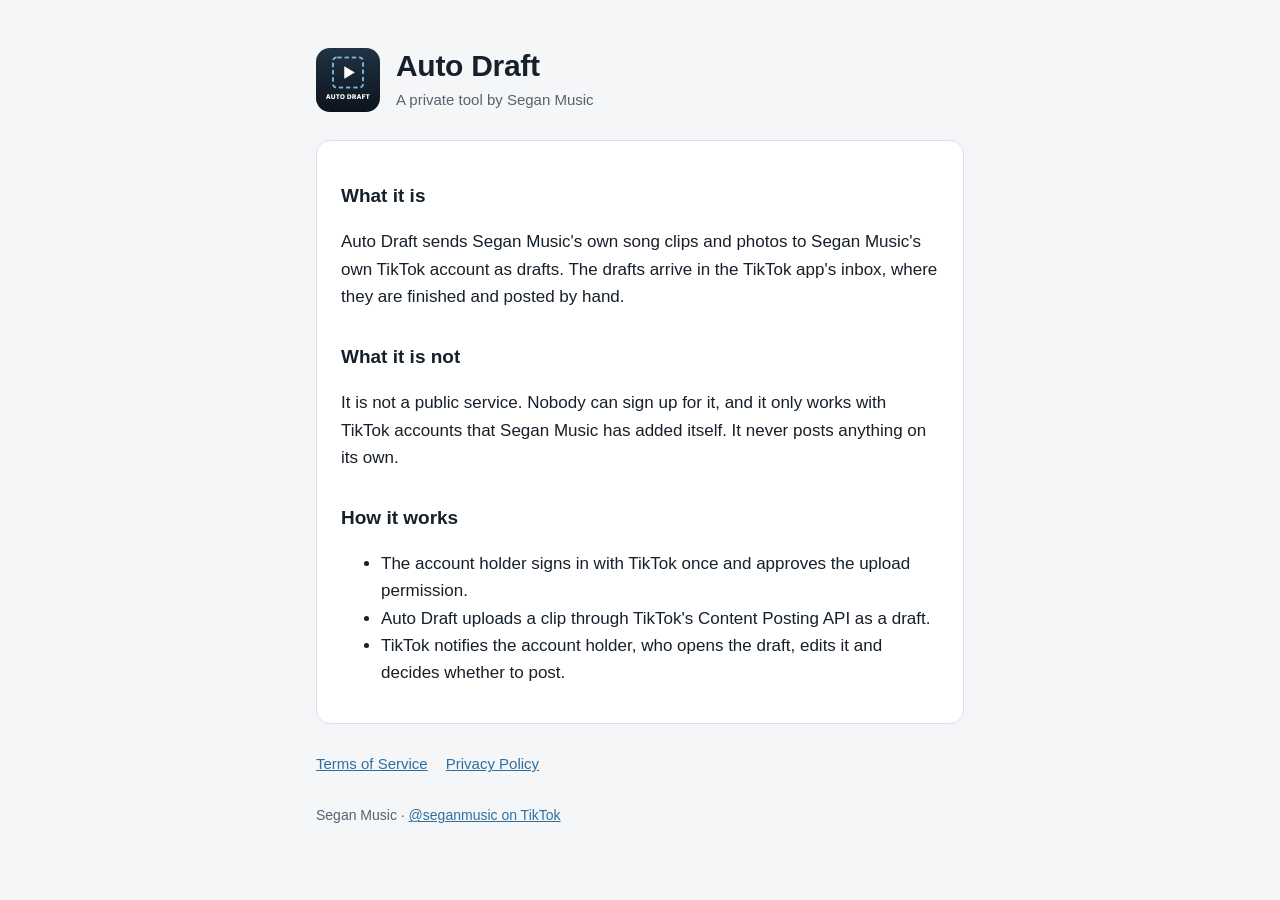
<file: index.html>
<!doctype html>
<html lang="en">
<head>
<meta charset="utf-8">
<meta name="viewport" content="width=device-width, initial-scale=1">
<title>Auto Draft</title>
<link rel="icon" href="icon.png">
<link rel="stylesheet" href="style.css">
</head>
<body>
<main>
<header>
  <img src="icon.png" alt="">
  <div>
    <h1>Auto Draft</h1>
    <p class="lede">A private tool by Segan Music</p>
  </div>
</header>
<div class="card">
  <h2>What it is</h2>
  <p>Auto Draft sends Segan Music's own song clips and photos to Segan Music's own TikTok account as drafts. The drafts arrive in the TikTok app's inbox, where they are finished and posted by hand.</p>
  <h2>What it is not</h2>
  <p>It is not a public service. Nobody can sign up for it, and it only works with TikTok accounts that Segan Music has added itself. It never posts anything on its own.</p>
  <h2>How it works</h2>
  <ul>
    <li>The account holder signs in with TikTok once and approves the upload permission.</li>
    <li>Auto Draft uploads a clip through TikTok's Content Posting API as a draft.</li>
    <li>TikTok notifies the account holder, who opens the draft, edits it and decides whether to post.</li>
  </ul>
</div>
<nav>
  <a href="terms.html">Terms of Service</a>
  <a href="privacy.html">Privacy Policy</a>
</nav>
<footer>Segan Music · <a href="https://www.tiktok.com/@seganmusic">@seganmusic on TikTok</a></footer>
</main>
</body>
</html>
</file>
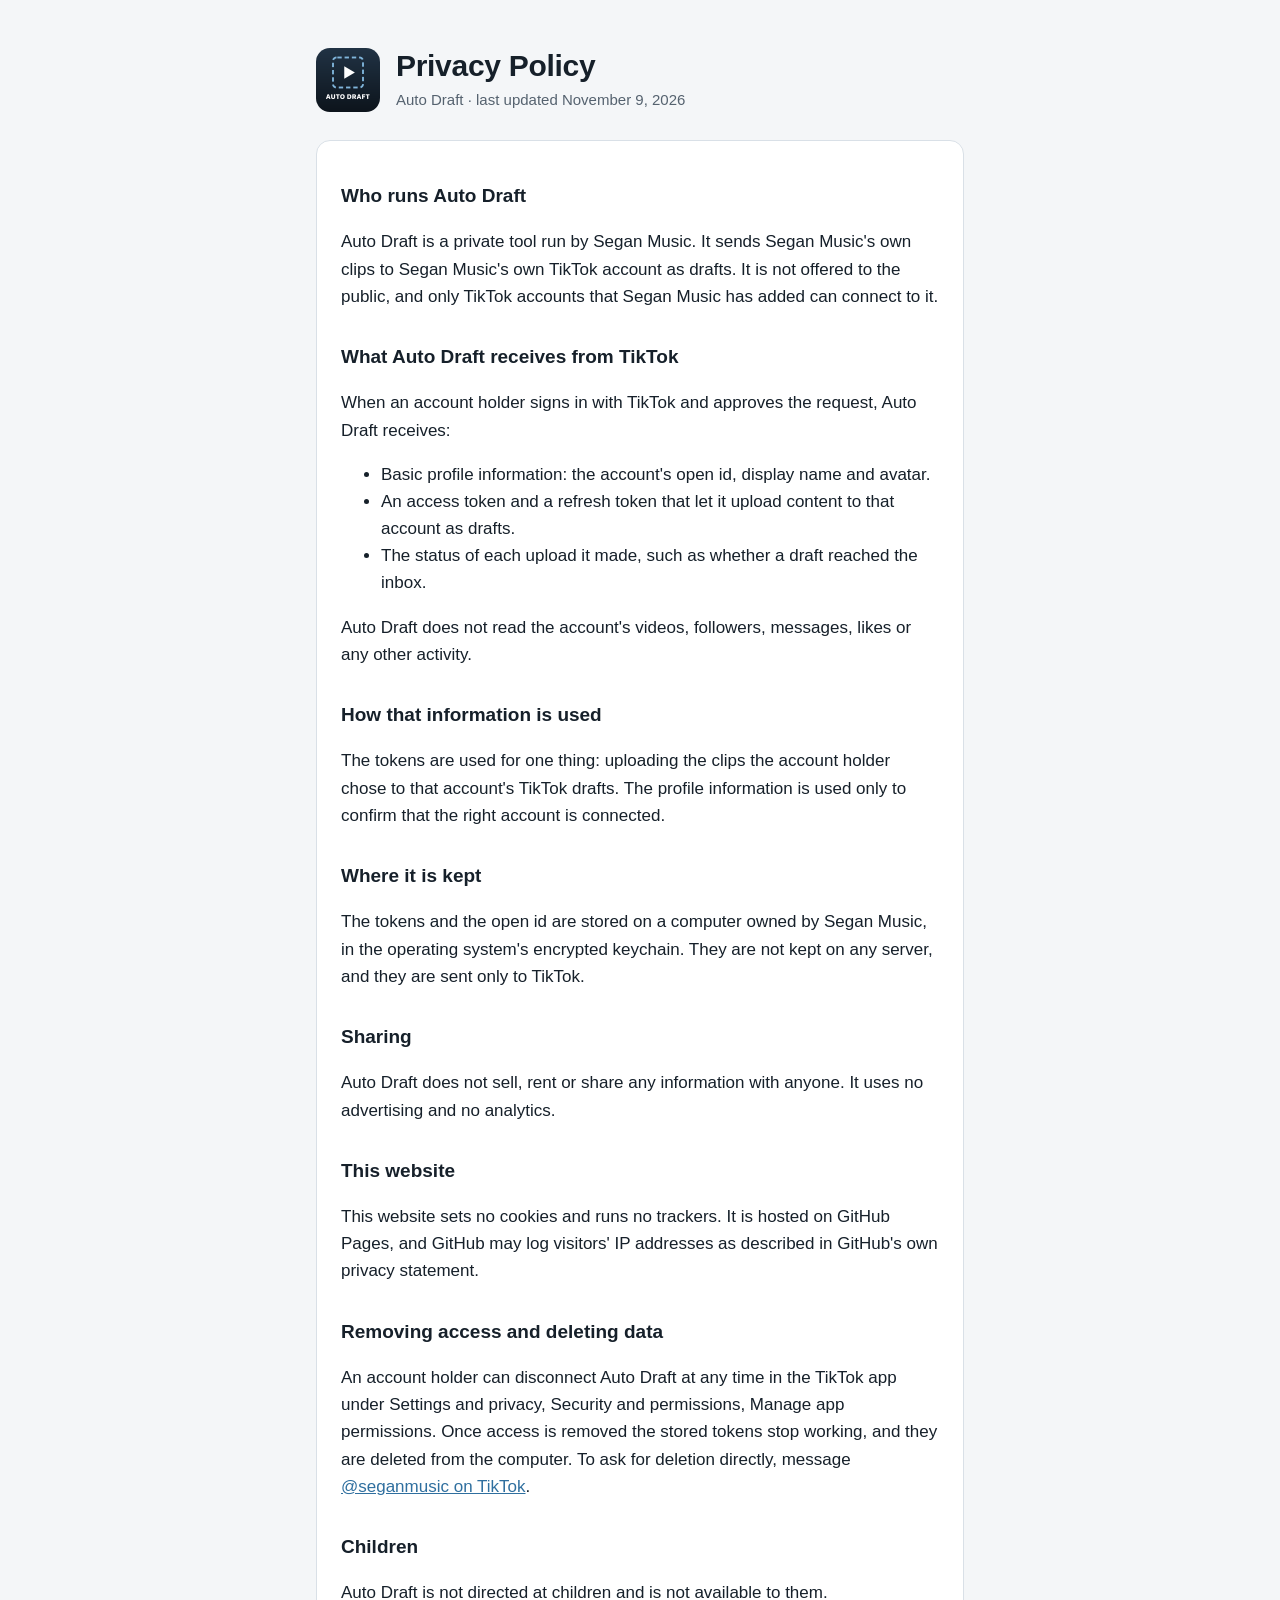
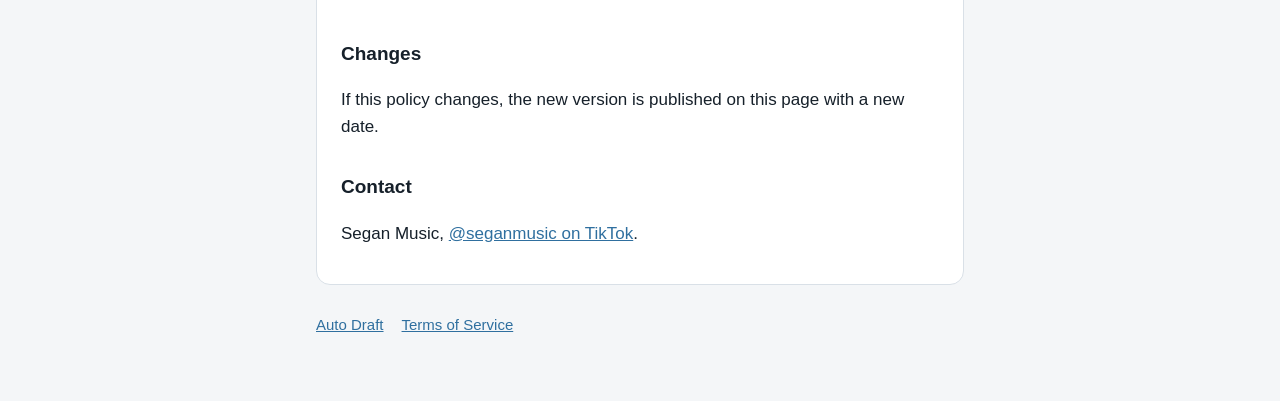
<file: privacy.html>
<!doctype html>
<html lang="en">
<head>
<meta charset="utf-8">
<meta name="viewport" content="width=device-width, initial-scale=1">
<title>Privacy Policy · Auto Draft</title>
<link rel="icon" href="icon.png">
<link rel="stylesheet" href="style.css">
</head>
<body>
<main>
<header>
  <img src="icon.png" alt="">
  <div>
    <h1>Privacy Policy</h1>
    <p class="lede">Auto Draft · last updated November 9, 2026</p>
  </div>
</header>
<div class="card">
  <h2>Who runs Auto Draft</h2>
  <p>Auto Draft is a private tool run by Segan Music. It sends Segan Music's own clips to Segan Music's own TikTok account as drafts. It is not offered to the public, and only TikTok accounts that Segan Music has added can connect to it.</p>

  <h2>What Auto Draft receives from TikTok</h2>
  <p>When an account holder signs in with TikTok and approves the request, Auto Draft receives:</p>
  <ul>
    <li>Basic profile information: the account's open id, display name and avatar.</li>
    <li>An access token and a refresh token that let it upload content to that account as drafts.</li>
    <li>The status of each upload it made, such as whether a draft reached the inbox.</li>
  </ul>
  <p>Auto Draft does not read the account's videos, followers, messages, likes or any other activity.</p>

  <h2>How that information is used</h2>
  <p>The tokens are used for one thing: uploading the clips the account holder chose to that account's TikTok drafts. The profile information is used only to confirm that the right account is connected.</p>

  <h2>Where it is kept</h2>
  <p>The tokens and the open id are stored on a computer owned by Segan Music, in the operating system's encrypted keychain. They are not kept on any server, and they are sent only to TikTok.</p>

  <h2>Sharing</h2>
  <p>Auto Draft does not sell, rent or share any information with anyone. It uses no advertising and no analytics.</p>

  <h2>This website</h2>
  <p>This website sets no cookies and runs no trackers. It is hosted on GitHub Pages, and GitHub may log visitors' IP addresses as described in GitHub's own privacy statement.</p>

  <h2>Removing access and deleting data</h2>
  <p>An account holder can disconnect Auto Draft at any time in the TikTok app under Settings and privacy, Security and permissions, Manage app permissions. Once access is removed the stored tokens stop working, and they are deleted from the computer. To ask for deletion directly, message <a href="https://www.tiktok.com/@seganmusic">@seganmusic on TikTok</a>.</p>

  <h2>Children</h2>
  <p>Auto Draft is not directed at children and is not available to them.</p>

  <h2>Changes</h2>
  <p>If this policy changes, the new version is published on this page with a new date.</p>

  <h2>Contact</h2>
  <p>Segan Music, <a href="https://www.tiktok.com/@seganmusic">@seganmusic on TikTok</a>.</p>
</div>
<nav>
  <a href="./">Auto Draft</a>
  <a href="terms.html">Terms of Service</a>
</nav>
</main>
</body>
</html>
</file>
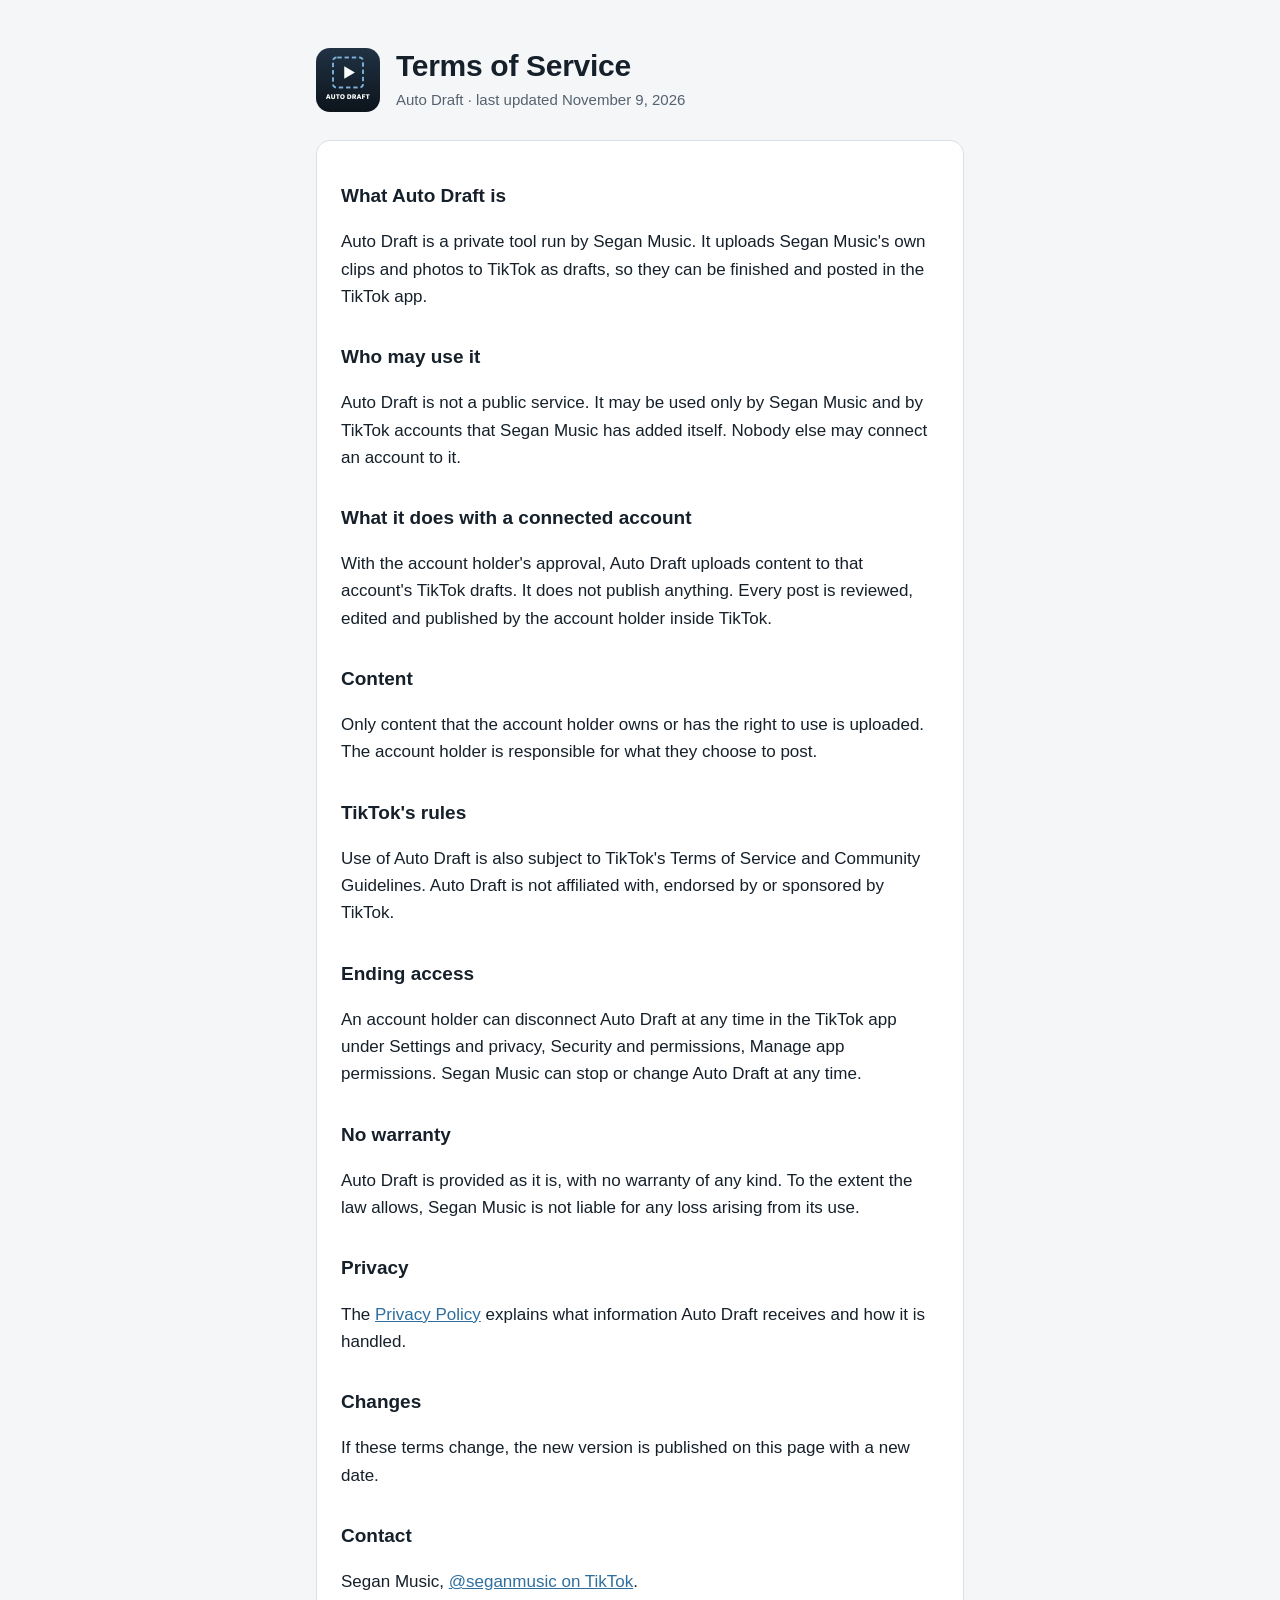
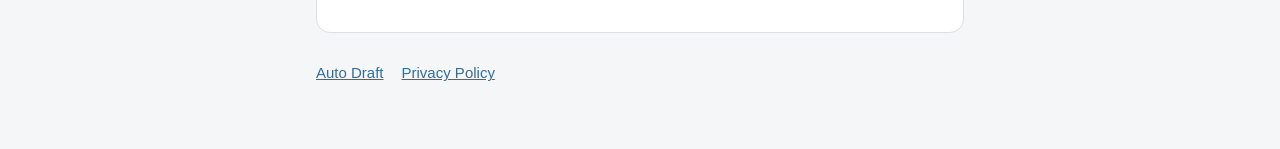
<file: terms.html>
<!doctype html>
<html lang="en">
<head>
<meta charset="utf-8">
<meta name="viewport" content="width=device-width, initial-scale=1">
<title>Terms of Service · Auto Draft</title>
<link rel="icon" href="icon.png">
<link rel="stylesheet" href="style.css">
</head>
<body>
<main>
<header>
  <img src="icon.png" alt="">
  <div>
    <h1>Terms of Service</h1>
    <p class="lede">Auto Draft · last updated November 9, 2026</p>
  </div>
</header>
<div class="card">
  <h2>What Auto Draft is</h2>
  <p>Auto Draft is a private tool run by Segan Music. It uploads Segan Music's own clips and photos to TikTok as drafts, so they can be finished and posted in the TikTok app.</p>

  <h2>Who may use it</h2>
  <p>Auto Draft is not a public service. It may be used only by Segan Music and by TikTok accounts that Segan Music has added itself. Nobody else may connect an account to it.</p>

  <h2>What it does with a connected account</h2>
  <p>With the account holder's approval, Auto Draft uploads content to that account's TikTok drafts. It does not publish anything. Every post is reviewed, edited and published by the account holder inside TikTok.</p>

  <h2>Content</h2>
  <p>Only content that the account holder owns or has the right to use is uploaded. The account holder is responsible for what they choose to post.</p>

  <h2>TikTok's rules</h2>
  <p>Use of Auto Draft is also subject to TikTok's Terms of Service and Community Guidelines. Auto Draft is not affiliated with, endorsed by or sponsored by TikTok.</p>

  <h2>Ending access</h2>
  <p>An account holder can disconnect Auto Draft at any time in the TikTok app under Settings and privacy, Security and permissions, Manage app permissions. Segan Music can stop or change Auto Draft at any time.</p>

  <h2>No warranty</h2>
  <p>Auto Draft is provided as it is, with no warranty of any kind. To the extent the law allows, Segan Music is not liable for any loss arising from its use.</p>

  <h2>Privacy</h2>
  <p>The <a href="privacy.html">Privacy Policy</a> explains what information Auto Draft receives and how it is handled.</p>

  <h2>Changes</h2>
  <p>If these terms change, the new version is published on this page with a new date.</p>

  <h2>Contact</h2>
  <p>Segan Music, <a href="https://www.tiktok.com/@seganmusic">@seganmusic on TikTok</a>.</p>
</div>
<nav>
  <a href="./">Auto Draft</a>
  <a href="privacy.html">Privacy Policy</a>
</nav>
</main>
</body>
</html>
</file>
<file: style.css>
:root { --bg: #f4f6f8; --card: #ffffff; --ink: #16202a; --soft: #55626f; --line: #d9e0e7; --accent: #2f6f9f; }
@media (prefers-color-scheme: dark) {
  :root { --bg: #0f1418; --card: #171e25; --ink: #e6ecf1; --soft: #9aa8b5; --line: #26313b; --accent: #7fb6dc; }
}
* { box-sizing: border-box; }
body { margin: 0; background: var(--bg); color: var(--ink); font: 17px/1.6 -apple-system, BlinkMacSystemFont, "Segoe UI", Helvetica, Arial, sans-serif; }
main { max-width: 680px; margin: 0 auto; padding: 48px 16px 64px; }
header { display: flex; align-items: center; gap: 16px; margin-bottom: 28px; }
header img { width: 64px; height: 64px; border-radius: 14px; }
h1 { font-size: 30px; line-height: 1.2; margin: 0; letter-spacing: -0.01em; }
h2 { font-size: 19px; margin: 32px 0 6px; }
p, li { color: var(--ink); }
.lede { color: var(--soft); margin: 4px 0 0; font-size: 15px; }
.card { background: var(--card); border: 1px solid var(--line); border-radius: 14px; padding: 8px 24px 20px; }
a { color: var(--accent); }
nav { margin-top: 28px; font-size: 15px; display: flex; gap: 18px; flex-wrap: wrap; }
footer { margin-top: 28px; color: var(--soft); font-size: 14px; }
</file>
